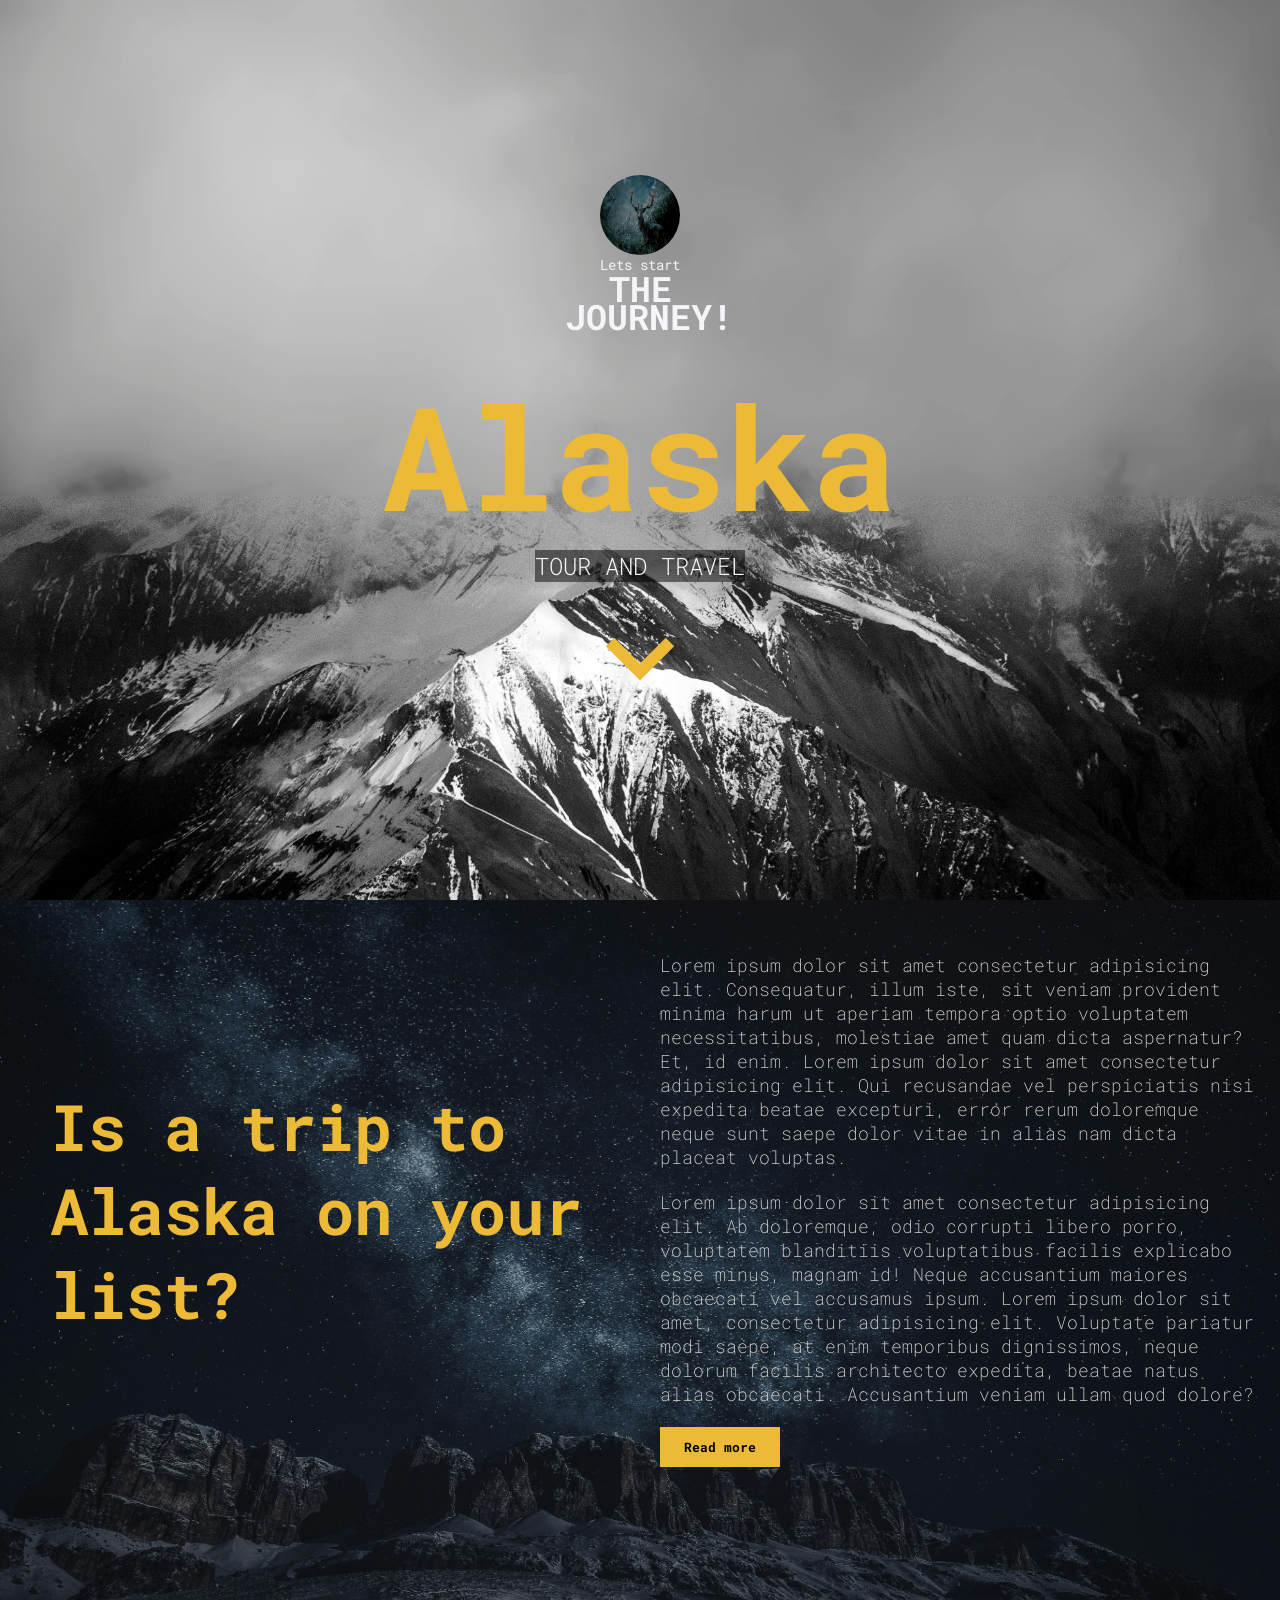
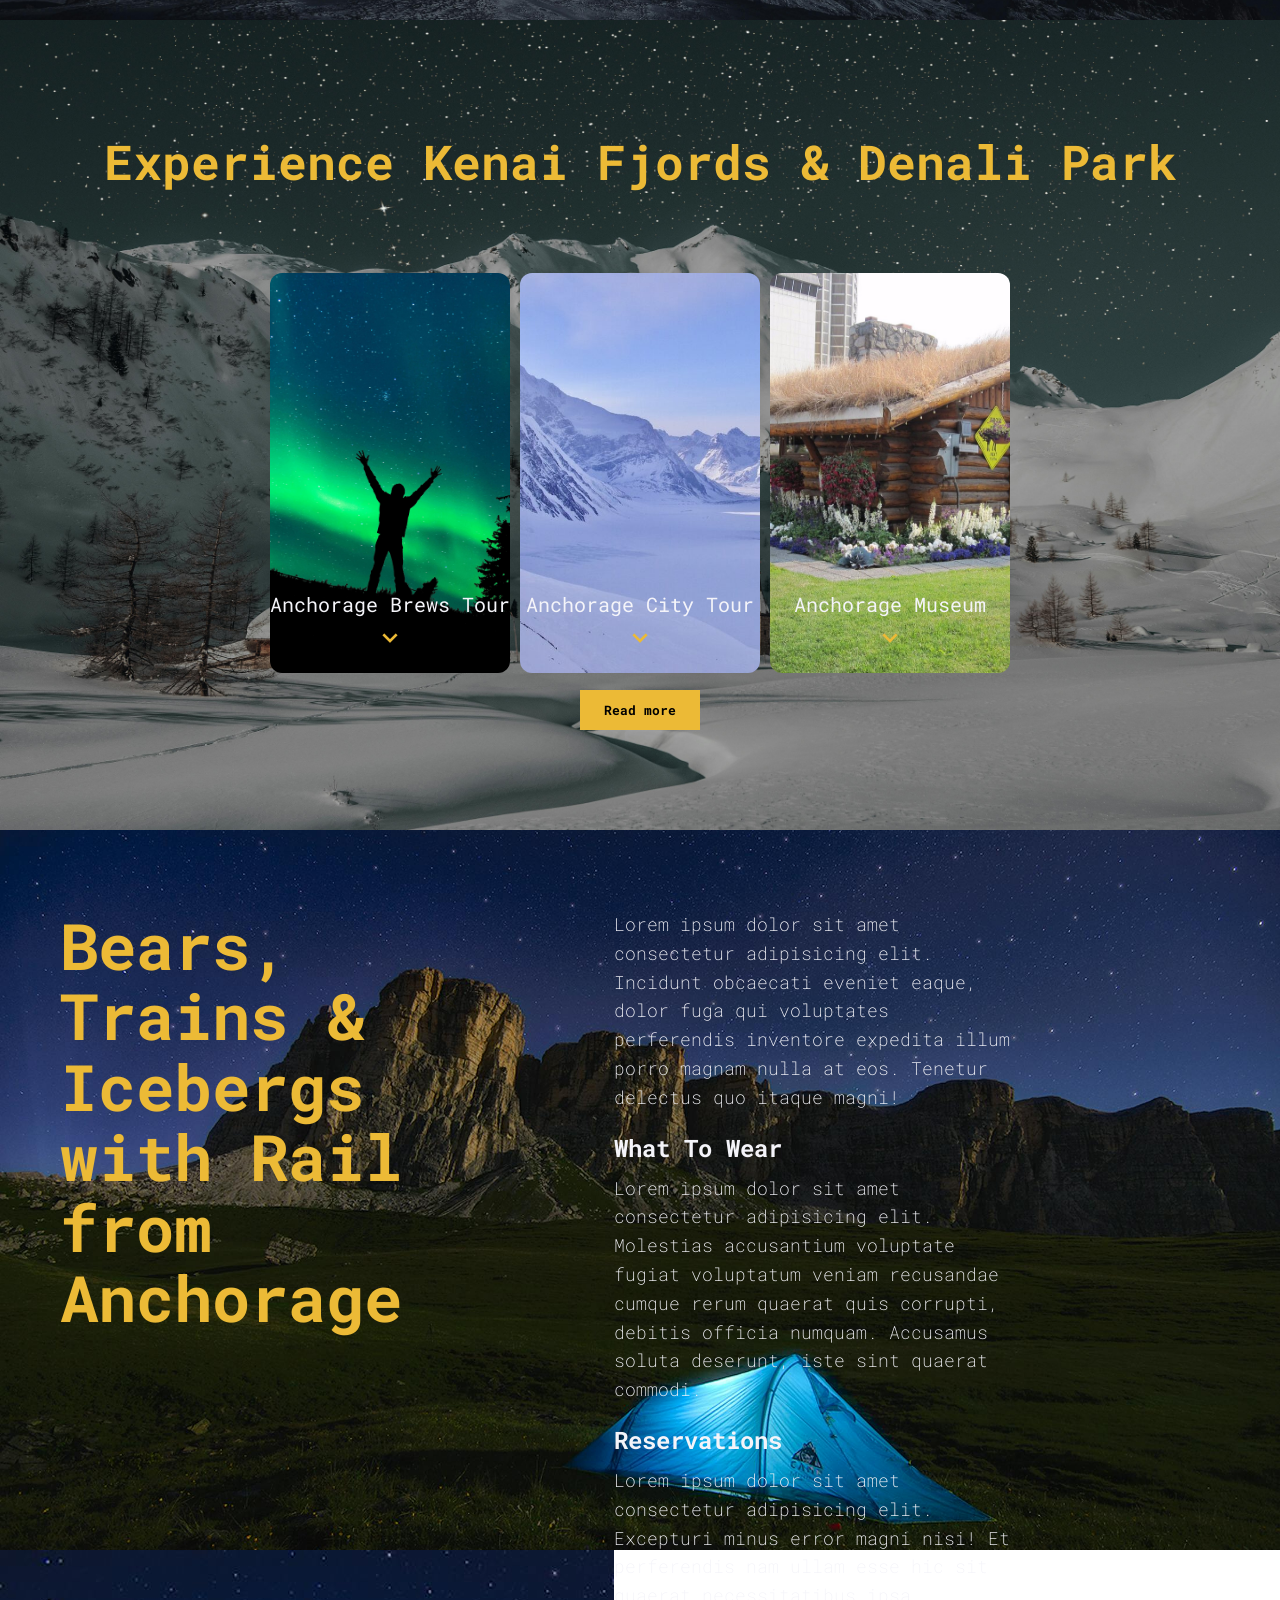
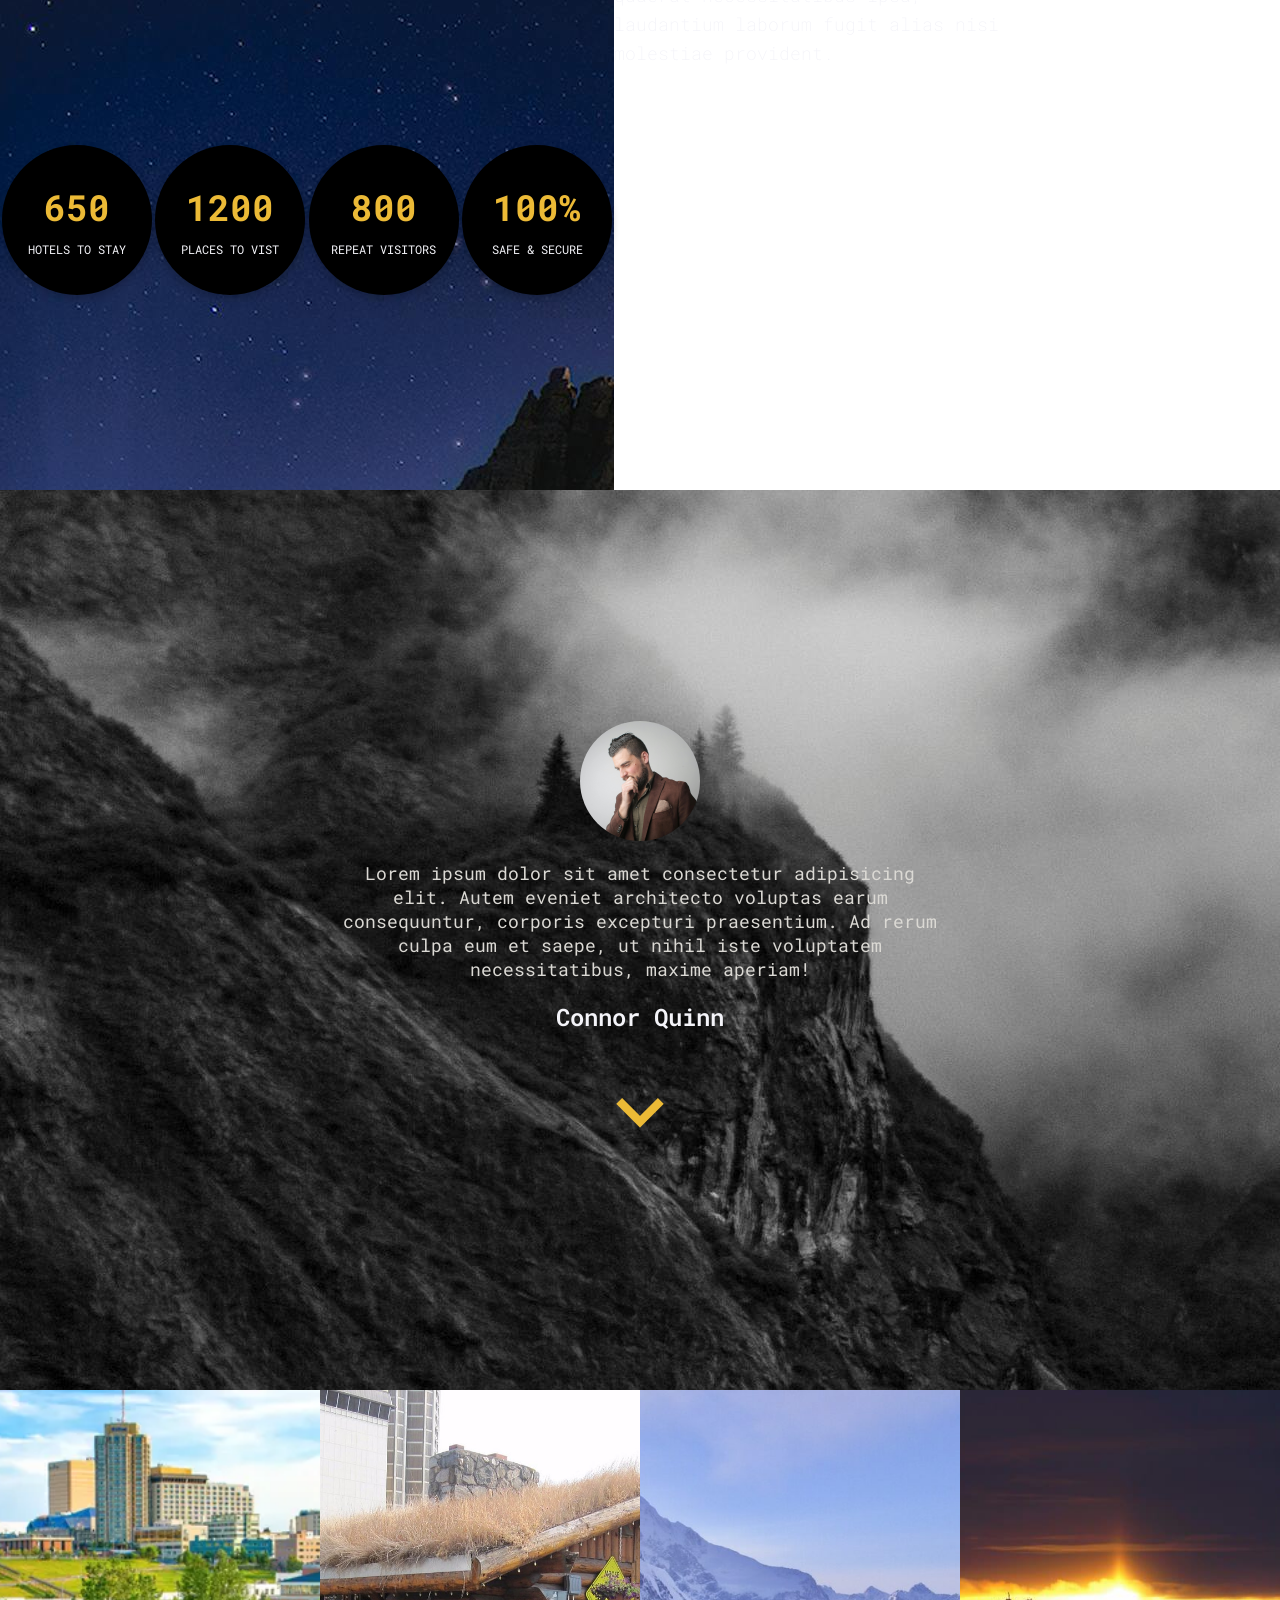
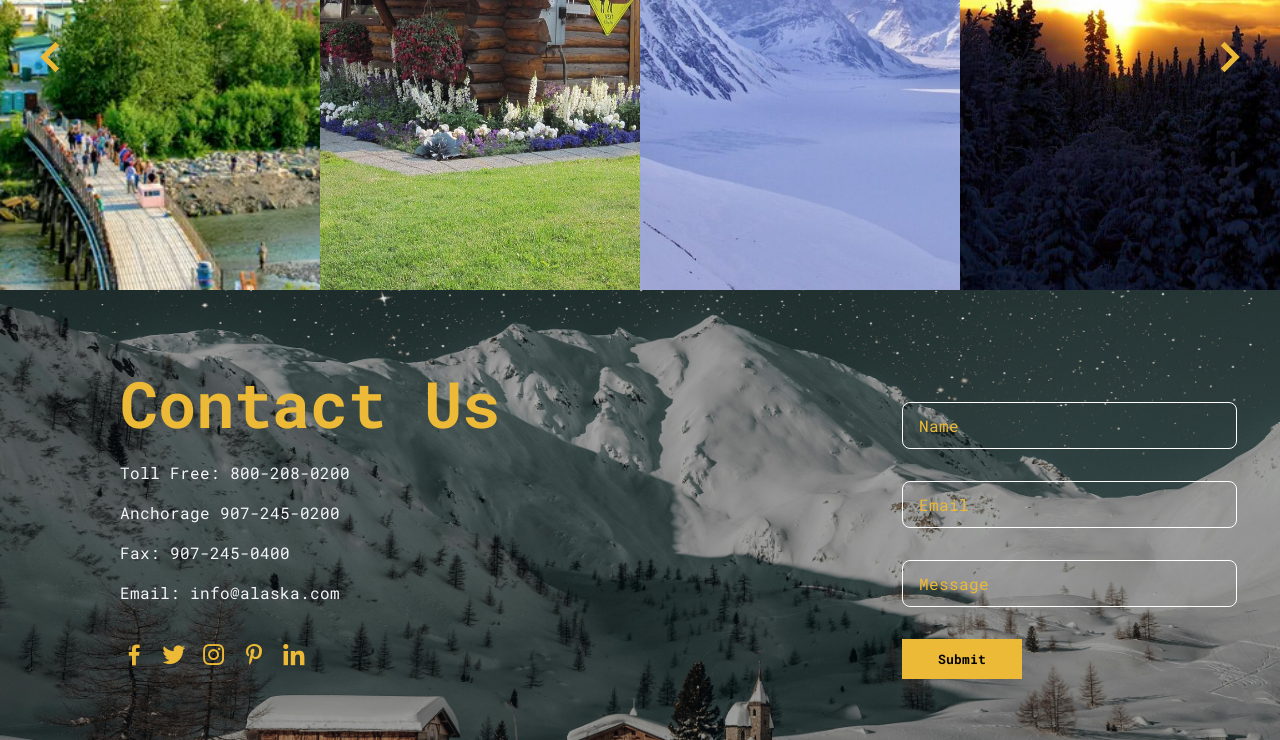
<file: index.html>
<!DOCTYPE html>
<html lang="en">
  <head>
    <meta charset="UTF-8" />
    <meta name="viewport" content="width=device-width, initial-scale=1.0" />
    <title>Trip Brochure</title>
    <!--import for boxicons-->
    <link
      href="https://unpkg.com/boxicons@2.1.4/css/boxicons.min.css"
      rel="stylesheet"
    />

    <!--link your custom css file-->
    <link rel="stylesheet" href="css/Alaska.css" />
  </head>
  <body>
    <header class="Tour-and-travel">
      <!-- Img of deer -->
      <img
        src="assets/img/pexels-dylan-leagh-86004871-8954101.jpg"
        alt="Deer logo"
      />
      <p>Lets start</p>
      <h2>THE JOURNEY!</h2>
      <!-- Img of a divider -->
      <h1>Alaska</h1>
      <h4>TOUR AND TRAVEL</h4>
      <!-- Boxicon of chevron down -->
      <i class="bx bx-chevron-down"></i>
    </header>
    <!-- End of header section -->

    <!-- Begin Main section -->
    <main>
      <!-- Begin HERO section -->
      <div class="Hero">
        <h1>Is a trip to Alaska on your list?</h1>
        <div class="H-p">
          <p>
            Lorem ipsum dolor sit amet consectetur adipisicing elit.
            Consequatur, illum iste, sit veniam provident minima harum ut
            aperiam tempora optio voluptatem necessitatibus, molestiae amet quam
            dicta aspernatur? Et, id enim. Lorem ipsum dolor sit amet
            consectetur adipisicing elit. Qui recusandae vel perspiciatis nisi
            expedita beatae excepturi, error rerum doloremque neque sunt saepe
            dolor vitae in alias nam dicta placeat voluptas.
          </p>
          <br />
          <p>
            Lorem ipsum dolor sit amet consectetur adipisicing elit. Ab
            doloremque, odio corrupti libero porro, voluptatem blanditiis
            voluptatibus facilis explicabo esse minus, magnam id! Neque
            accusantium maiores obcaecati vel accusamus ipsum. Lorem ipsum dolor
            sit amet, consectetur adipisicing elit. Voluptate pariatur modi
            saepe, at enim temporibus dignissimos, neque dolorum facilis
            architecto expedita, beatae natus alias obcaecati. Accusantium
            veniam ullam quod dolore?
          </p>
          <br />
          <!-- Call to action -->
          <button class="rm-btn">Read more</button>
        </div>
      </div>
      <!-- End of HERO section -->

      <!-- Begin  option section-->
      <div class="Pic-option">
        <div class="Pic-top">
          <h1>Experience Kenai Fjords & Denali Park</h1>

          <!-- First picture -->
          <div class="item">
            <!-- Image here -->
            <div class="img-container">
              <img
                src="assets/img/pexels-gerhard-lipold-274371-6043062.jpg"
                alt="Northern Lights"
              />
              <div class="Overlay-content">
                <p>Anchorage Brews Tour</p>
                <!-- Box icon Chevron down -->
                <i class="bx bx-chevron-down"></i>
              </div>
            </div>
          </div>

          <!-- Second picture -->
          <div class="item">
            <!-- Image here -->
            <div class="img-container">
              <img src="assets/img/Mountains.png" alt="Northern Lights" />
              <div class="Overlay-content">
                <p>Anchorage City Tour</p>
                <!-- Box icon Chevron down -->
                <i class="bx bx-chevron-down"></i>
              </div>
            </div>
          </div>

          <!-- Third picture -->
          <div class="item">
            <!-- Image here -->
            <div class="img-container">
              <img
                src="assets/img/AnchorageMusuem.png"
                alt="Glacier Adventure"
              />
              <div class="Overlay-content">
                <p>Anchorage Museum</p>
                <!-- Box icon Chevron down -->
                <i class="bx bx-chevron-down"></i>
              </div>
            </div>
          </div>
        </div>

        <!-- Call to action -->
        <div class="Pic-btn">
          <button class="rm-btn">Read more</button>
        </div>
      </div>
      <!-- End option section -->

      <!-- Begin info section -->
      <div class="Info">
        <h1>Bears, Trains & Icebergs with Rail from Anchorage</h1>
        <div class="Info-p">
          <p>
            Lorem ipsum dolor sit amet consectetur adipisicing elit. Incidunt
            obcaecati eveniet eaque, dolor fuga qui voluptates perferendis
            inventore expedita illum porro magnam nulla at eos. Tenetur delectus
            quo itaque magni!
          </p>
          <h2>What To Wear</h2>
          <p>
            Lorem ipsum dolor sit amet consectetur adipisicing elit. Molestias
            accusantium voluptate fugiat voluptatum veniam recusandae cumque
            rerum quaerat quis corrupti, debitis officia numquam. Accusamus
            soluta deserunt, iste sint quaerat commodi.
          </p>
          <h2>Reservations</h2>
          <p>
            Lorem ipsum dolor sit amet consectetur adipisicing elit. Excepturi
            minus error magni nisi! Et perferendis nam ullam esse hic sit
            quaerat necessitatibus ipsa, laudantium laborum fugit alias nisi
            molestiae provident.
          </p>
        </div>
      </div>
      <!-- End of info section -->

      <!-- Begin Stats section -->
      <div class="Stats">
        <!-- First stat item -->
        <div class="item">
          <h3>650</h3>
          <p>HOTELS TO STAY</p>
        </div>

        <!-- Second stat item -->
        <div class="item">
          <h3>1200</h3>
          <p>PLACES TO VIST</p>
        </div>

        <!-- Third stat item -->
        <div class="item">
          <h3>800</h3>
          <p>REPEAT VISITORS</p>
        </div>

        <!-- Fourth stat item -->
        <div class="item">
          <h3>100%</h3>
          <p>SAFE & SECURE</p>
        </div>
      </div>
      <!-- End of States section -->

      <!-- Begin Connor Quinn section-->
      <div class="CQ">
        <!-- Img of Connor -->
        <img src="assets/img/pexels-olly-3785078.jpg" alt="Connor Quinn" />
        <p>
          Lorem ipsum dolor sit amet consectetur adipisicing elit. Autem eveniet
          architecto voluptas earum consequuntur, corporis excepturi
          praesentium. Ad rerum culpa eum et saepe, ut nihil iste voluptatem
          necessitatibus, maxime aperiam!
        </p>
        <h4>Connor Quinn</h4>
        <!-- Box Icon Chevron down -->
        <i class="bx bx-chevron-down"></i>
      </div>
      <!-- End of Connor Quinn -->

      <!-- Begin Pic Slideshow section -->
      <div class="Pic-slideshow">
        <!-- Box Chevron left -->
        <i class="bx bx-chevron-left"></i>
        <!-- Images -->
        <div class="carousel-track">
          <img src="assets/img/AnchorageCity.png" />
          <img src="assets/img/AnchorageMusuem.png" />
          <img src="assets/img/Mountains.png" />
          <img src="assets/img/Sun.png" />
        </div>
        <!-- Box Chevron right -->
        <i class="bx bx-chevron-right"></i>
      </div>
      <!-- End pic Slideshow section -->

      <!-- Begin Contact us section -->
      <div class="Contact">
        <!-- Left side of page -->
        <div class="Contact-info">
          <h1>Contact Us</h1>
          <p>Toll Free: 800-208-0200</p>
          <p>Anchorage 907-245-0200</p>
          <p>Fax: 907-245-0400</p>
          <p>Email: info@alaska.com</p>
          <!-- Horizontal Icons -->
          <div class="Contact-icons">
            <i class="bx bxl-facebook"></i>
            <i class="bx bxl-twitter"></i>
            <i class="bx bxl-instagram"></i>
            <i class="bx bxl-pinterest-alt"></i>
            <i class="bx bxl-linkedin"></i>
          </div>
        </div>
        <!-- Right side of page -->
        <div class="Contact-form">
          <input type="text" name="Name" placeholder="Name" />
          <input type="text" name="Email" placeholder="Email" />
          <input type="text" name="Message" placeholder="Message" />

          <button class="Submit-btn">Submit</button>
        </div>
      </div>
    </main>
  </body>
</html>
</file>
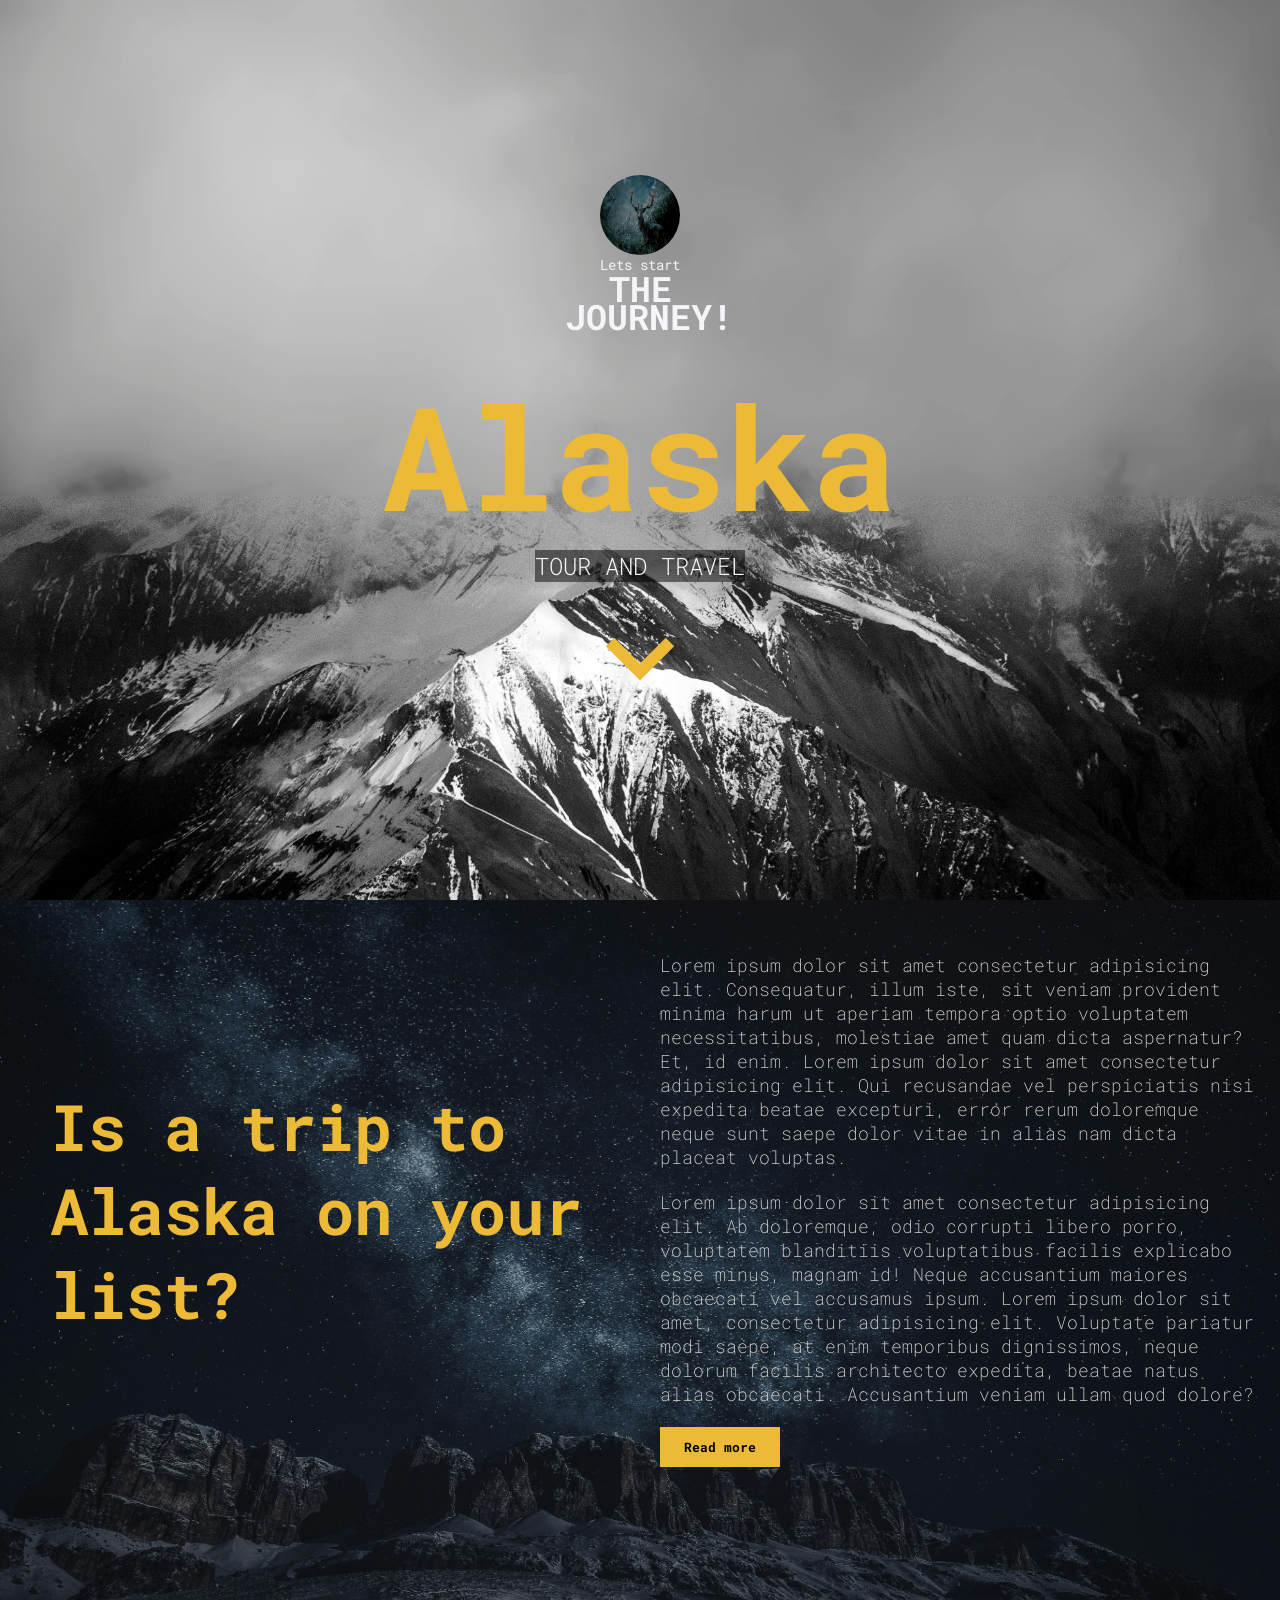
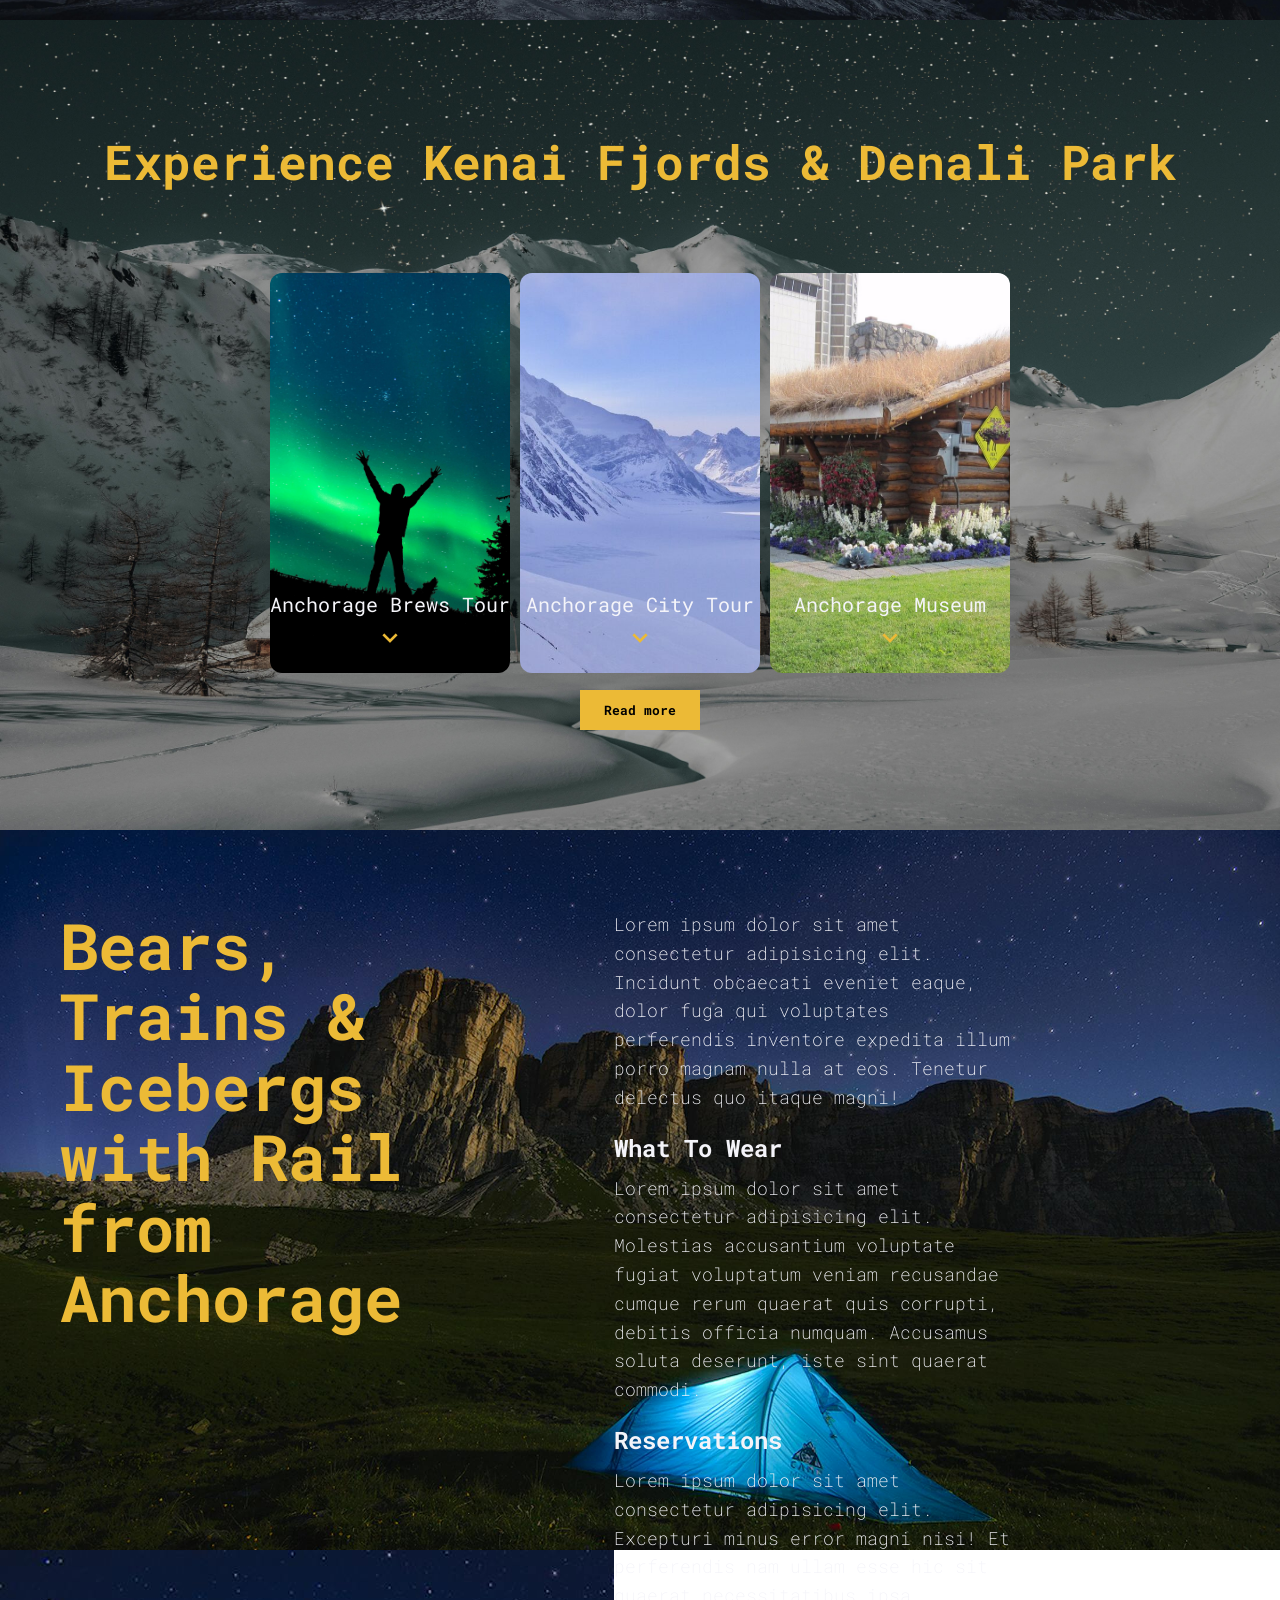
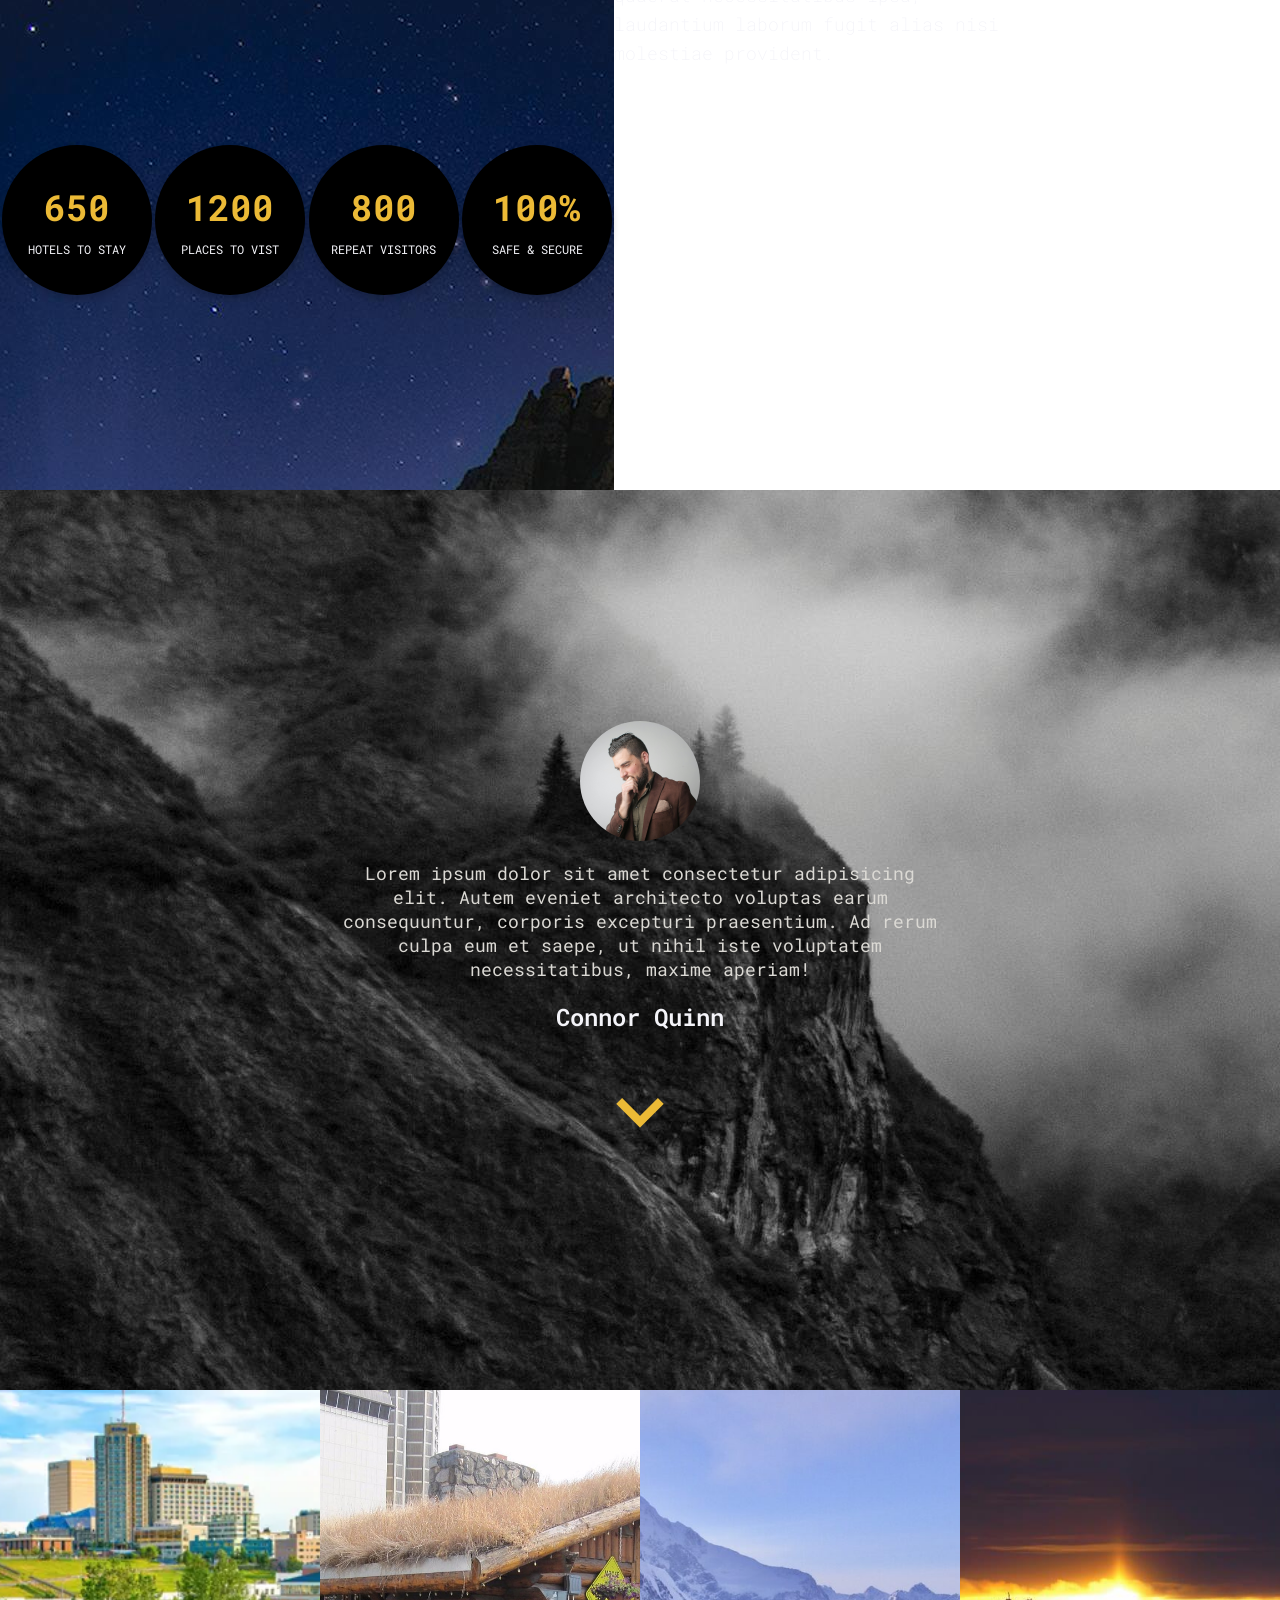
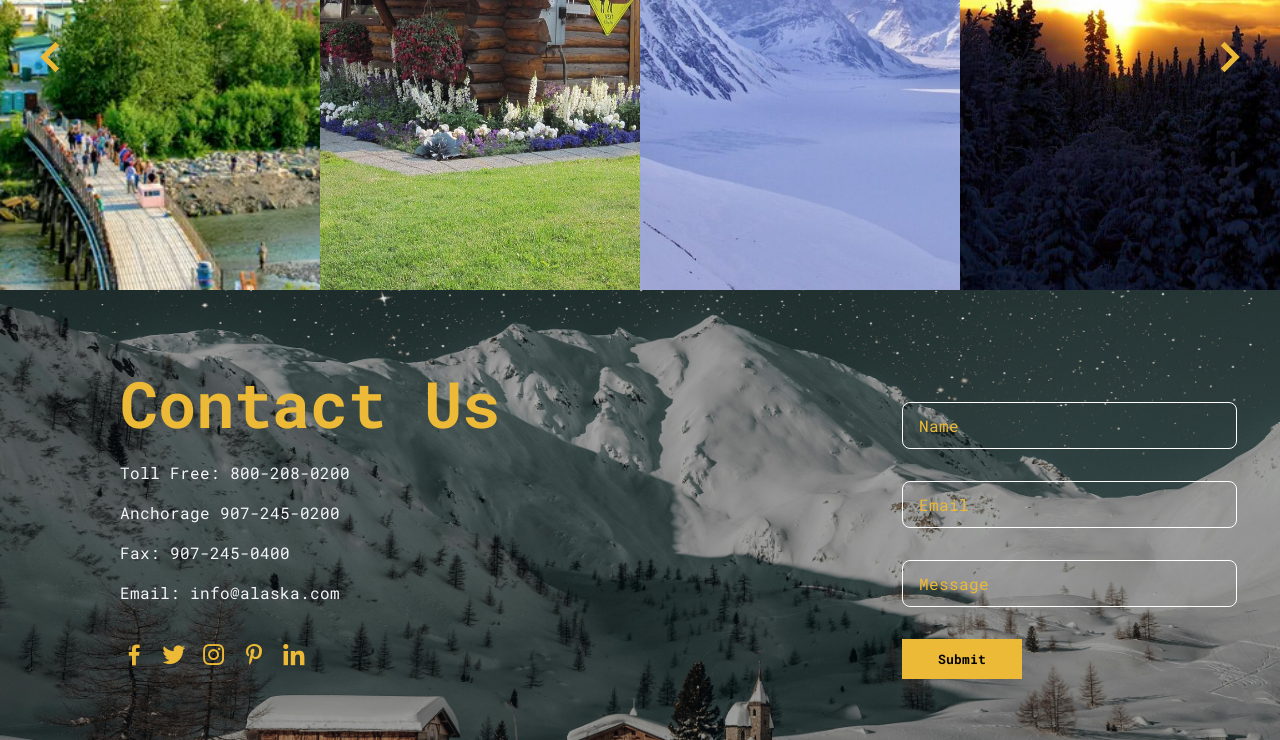
<file: html/index.html>
<!DOCTYPE html>
<html lang="en">
  <head>
    <meta charset="UTF-8" />
    <meta name="viewport" content="width=device-width, initial-scale=1.0" />
    <title>Trip Brochure</title>
    <!--import for boxicons-->
    <link
      href="https://unpkg.com/boxicons@2.1.4/css/boxicons.min.css"
      rel="stylesheet"
    />

    <!--link your custom css file-->
    <link rel="stylesheet" href="../css/Alaska.css" />
  </head>
  <body>
    <header class="Tour-and-travel">
      <!-- Img of deer -->
      <img
        src="../assets/img/pexels-dylan-leagh-86004871-8954101.jpg"
        alt="Deer logo"
      />
      <p>Lets start</p>
      <h2>THE JOURNEY!</h2>
      <!-- Img of a divider -->
      <h1>Alaska</h1>
      <h4>TOUR AND TRAVEL</h4>
      <!-- Boxicon of chevron down -->
      <i class="bx bx-chevron-down"></i>
    </header>
    <!-- End of header section -->

    <!-- Begin Main section -->
    <main>
      <!-- Begin HERO section -->
      <div class="Hero">
        <h1>Is a trip to Alaska on your list?</h1>
        <div class="H-p">
          <p>
            Lorem ipsum dolor sit amet consectetur adipisicing elit.
            Consequatur, illum iste, sit veniam provident minima harum ut
            aperiam tempora optio voluptatem necessitatibus, molestiae amet quam
            dicta aspernatur? Et, id enim. Lorem ipsum dolor sit amet
            consectetur adipisicing elit. Qui recusandae vel perspiciatis nisi
            expedita beatae excepturi, error rerum doloremque neque sunt saepe
            dolor vitae in alias nam dicta placeat voluptas.
          </p>
          <br />
          <p>
            Lorem ipsum dolor sit amet consectetur adipisicing elit. Ab
            doloremque, odio corrupti libero porro, voluptatem blanditiis
            voluptatibus facilis explicabo esse minus, magnam id! Neque
            accusantium maiores obcaecati vel accusamus ipsum. Lorem ipsum dolor
            sit amet, consectetur adipisicing elit. Voluptate pariatur modi
            saepe, at enim temporibus dignissimos, neque dolorum facilis
            architecto expedita, beatae natus alias obcaecati. Accusantium
            veniam ullam quod dolore?
          </p>
          <br />
          <!-- Call to action -->
          <button class="rm-btn">Read more</button>
        </div>
      </div>
      <!-- End of HERO section -->

      <!-- Begin  option section-->
      <div class="Pic-option">
        <div class="Pic-top">
          <h1>Experience Kenai Fjords & Denali Park</h1>

          <!-- First picture -->
          <div class="item">
            <!-- Image here -->
            <div class="img-container">
              <img
                src="../assets/img/pexels-gerhard-lipold-274371-6043062.jpg"
                alt="Northern Lights"
              />
              <div class="Overlay-content">
                <p>Anchorage Brews Tour</p>
                <!-- Box icon Chevron down -->
                <i class="bx bx-chevron-down"></i>
              </div>
            </div>
          </div>

          <!-- Second picture -->
          <div class="item">
            <!-- Image here -->
            <div class="img-container">
              <img src="../assets/img/Mountains.png" alt="Northern Lights" />
              <div class="Overlay-content">
                <p>Anchorage City Tour</p>
                <!-- Box icon Chevron down -->
                <i class="bx bx-chevron-down"></i>
              </div>
            </div>
          </div>

          <!-- Third picture -->
          <div class="item">
            <!-- Image here -->
            <div class="img-container">
              <img
                src="../assets/img/AnchorageMusuem.png"
                alt="Glacier Adventure"
              />
              <div class="Overlay-content">
                <p>Anchorage Museum</p>
                <!-- Box icon Chevron down -->
                <i class="bx bx-chevron-down"></i>
              </div>
            </div>
          </div>
        </div>

        <!-- Call to action -->
        <div class="Pic-btn">
          <button class="rm-btn">Read more</button>
        </div>
      </div>
      <!-- End option section -->

      <!-- Begin info section -->
      <div class="Info">
        <h1>Bears, Trains & Icebergs with Rail from Anchorage</h1>
        <div class="Info-p">
          <p>
            Lorem ipsum dolor sit amet consectetur adipisicing elit. Incidunt
            obcaecati eveniet eaque, dolor fuga qui voluptates perferendis
            inventore expedita illum porro magnam nulla at eos. Tenetur delectus
            quo itaque magni!
          </p>
          <h2>What To Wear</h2>
          <p>
            Lorem ipsum dolor sit amet consectetur adipisicing elit. Molestias
            accusantium voluptate fugiat voluptatum veniam recusandae cumque
            rerum quaerat quis corrupti, debitis officia numquam. Accusamus
            soluta deserunt, iste sint quaerat commodi.
          </p>
          <h2>Reservations</h2>
          <p>
            Lorem ipsum dolor sit amet consectetur adipisicing elit. Excepturi
            minus error magni nisi! Et perferendis nam ullam esse hic sit
            quaerat necessitatibus ipsa, laudantium laborum fugit alias nisi
            molestiae provident.
          </p>
        </div>
      </div>
      <!-- End of info section -->

      <!-- Begin Stats section -->
      <div class="Stats">
        <!-- First stat item -->
        <div class="item">
          <h3>650</h3>
          <p>HOTELS TO STAY</p>
        </div>

        <!-- Second stat item -->
        <div class="item">
          <h3>1200</h3>
          <p>PLACES TO VIST</p>
        </div>

        <!-- Third stat item -->
        <div class="item">
          <h3>800</h3>
          <p>REPEAT VISITORS</p>
        </div>

        <!-- Fourth stat item -->
        <div class="item">
          <h3>100%</h3>
          <p>SAFE & SECURE</p>
        </div>
      </div>
      <!-- End of States section -->

      <!-- Begin Connor Quinn section-->
      <div class="CQ">
        <!-- Img of Connor -->
        <img src="../assets/img/pexels-olly-3785078.jpg" alt="Connor Quinn" />
        <p>
          Lorem ipsum dolor sit amet consectetur adipisicing elit. Autem eveniet
          architecto voluptas earum consequuntur, corporis excepturi
          praesentium. Ad rerum culpa eum et saepe, ut nihil iste voluptatem
          necessitatibus, maxime aperiam!
        </p>
        <h4>Connor Quinn</h4>
        <!-- Box Icon Chevron down -->
        <i class="bx bx-chevron-down"></i>
      </div>
      <!-- End of Connor Quinn -->

      <!-- Begin Pic Slideshow section -->
      <div class="Pic-slideshow">
        <!-- Box Chevron left -->
        <i class="bx bx-chevron-left"></i>
        <!-- Images -->
        <div class="carousel-track">
          <img src="../assets/img/AnchorageCity.png" />
          <img src="../assets/img/AnchorageMusuem.png" />
          <img src="../assets/img/Mountains.png" />
          <img src="../assets/img/Sun.png" />
        </div>
        <!-- Box Chevron right -->
        <i class="bx bx-chevron-right"></i>
      </div>
      <!-- End pic Slideshow section -->

      <!-- Begin Contact us section -->
      <div class="Contact">
        <!-- Left side of page -->
        <div class="Contact-info">
          <h1>Contact Us</h1>
          <p>Toll Free: 800-208-0200</p>
          <p>Anchorage 907-245-0200</p>
          <p>Fax: 907-245-0400</p>
          <p>Email: info@alaska.com</p>
          <!-- Horizontal Icons -->
          <div class="Contact-icons">
            <i class="bx bxl-facebook"></i>
            <i class="bx bxl-twitter"></i>
            <i class="bx bxl-instagram"></i>
            <i class="bx bxl-pinterest-alt"></i>
            <i class="bx bxl-linkedin"></i>
          </div>
        </div>
        <!-- Right side of page -->
        <div class="Contact-form">
          <input type="text" name="Name" placeholder="Name" />
          <input type="text" name="Email" placeholder="Email" />
          <input type="text" name="Message" placeholder="Message" />

          <button class="Submit-btn">Submit</button>
        </div>
      </div>
    </main>
  </body>
</html>
</file>
<file: css/Alaska.css>
/* Import google api Font family */
@import url("https://fonts.googleapis.com/css2?family=Roboto+Mono:ital,wght@0,100..700;1,100..700&display=swap");

/* Main CSS*/
* {
  margin: 0;
  padding: 0;
  box-sizing: border-box;
  font-family: "Roboto Mono", monospace, sans-serif;
  /* Set variables for colors */
  --font-color-primary: #f4f4f9;
  --font-color-secondary: #ecba36;
  --font-color-paragraph: #dbd9d4;
  --hover-color: #de6b48;
}
/* Tour and Travel Page */
.Tour-and-travel {
  width: 100%;
  height: 100vh;
  background-image: url(../assets/img/pexels-frans-van-heerden-201846-688890.jpg);
  background-size: cover;
  background-position: center;
  display: flex;
  flex-direction: column;
  align-items: center;
  justify-content: center;
}

.Tour-and-travel p {
  font-size: 14px;
  color: var(--font-color-primary);
}

.Tour-and-travel h2 {
  font-size: 35px;
  color: var(--font-color-primary);
  font-weight: 700;
  width: 150px;
  text-align: center;
  line-height: 0.8;
}

.Tour-and-travel img {
  height: 80px;
  width: 80px;
  border-radius: 100px;
}

.Tour-and-travel h1 {
  font-size: 144px;
  margin-top: 30px;
  color: var(--font-color-secondary);
}

.Tour-and-travel h4 {
  font-size: 24px;
  font-weight: 400;
  color: var(--font-color-primary);
  font-weight: 300;
  background-color: rgba(0, 0, 0, 0.5);
}

.Tour-and-travel i {
  font-size: 144px;
  color: var(--font-color-secondary);
  cursor: pointer;
}

/* Hero Section */
.Hero {
  background-image: url(../assets/img/pexels-eberhardgross-2098428.jpg);
  width: 100%;
  height: 80vh;
  background-size: cover;
  background-position: center;
  display: flex;
  justify-content: space-around;
  align-items: center;
}

.Hero h1 {
  font-size: 64px;
  color: var(--font-color-secondary);
  padding: 30px;
  width: 600px;
  margin-bottom: 100px;
}
.Hero .H-p {
  display: flex;
  flex-direction: column;
  width: 600px;
  margin-bottom: 100px;
}
.Hero p {
  font-size: 18px;
  font-weight: 200;
  color: var(--font-color-paragraph);
  text-align: left;
  text-wrap: wrap;
}

.rm-btn {
  width: 120px;
  height: 40px;
  display: flex;
  flex-direction: row;
  align-items: center;
  justify-content: center;
  background-color: var(--font-color-secondary);
  font-weight: 700;
  border: 1px solid transparent;
  transition: background 0.3s ease;
}

.rm-btn:hover {
  background: var(--hover-color);
  border: 1px solid var(--font-color-paragraph);
}

/* Option Section */
.Pic-option {
  height: 90vh;
  background-image: url(../assets/img/pexels-eberhardgross-1417647.jpg);
  background-size: cover;
  background-position: center;
  background-repeat: no-repeat;
  padding: 80px 40px;
  color: var(--font-color-primary);
  position: relative;
  z-index: 1;
}

.Pic-top {
  height: 80%;
  display: flex;
  justify-content: center;
  flex-wrap: wrap;
  gap: 10px;
  margin-top: 30px;
  width: 100%;
  text-align: center;
}

.Pic-top .item {
  width: 20%;
  height: 80%;
  display: inline-block;
  margin-top: 30px;
}

.Pic-top h1 {
  width: 100%;
  text-align: center;
  font-size: 48px;
  margin-bottom: 40px;
  color: var(--font-color-secondary);
  align-items: stretch;
}

.Pic-btn {
  display: flex;
  justify-content: center;
  margin-top: 40px;
}

.item {
  width: 33%;
  display: flex;
  flex-direction: column;
  justify-content: flex-start;
}

.img-container {
  position: relative;
  width: 100%;
  height: 400px;
  border-radius: 12px;
  overflow: hidden;
}

.img-container img {
  width: 100%;
  height: 100%;
  object-fit: cover;
}

.Overlay-content {
  position: absolute;
  bottom: 20px;
  left: 0;
  right: 0;
  margin: 0 auto;
  width: max-content;
  display: flex;
  flex-direction: column;
  justify-content: center;
  align-items: center;
}

.Overlay-content p {
  font-size: 20px;
  font-weight: 400;
  margin: 0;
  color: var(--font-color-primary);
}

.Overlay-content i {
  font-size: 32px;
  color: var(--font-color-secondary);
  margin-top: 4px;
  cursor: pointer;
}

/* Info Section*/
.Info {
  height: 80vh;
  background-image: url(../assets/img/pexels-sagui-andrea-200115-618848.jpg);
  background-size: cover;
  background-position: center;
  padding: 80px 60px;
  color: var(--font-color-primary);
  position: relative;
}

.Info h1 {
  float: left;
  width: 30%;
  font-size: 64px;
  color: var(--font-color-secondary);
  line-height: 1.1;
  margin-right: 5%;
}

.Info-p {
  float: right;
  margin-right: 200px;
  width: 35%;
}

.Info-p h2 {
  font-size: 24px;
  color: var(--font-color-primary);
  margin-top: 20px;
  margin-bottom: 10px;
}

.Info-p p {
  font-size: 18px;
  font-weight: 200;
  line-height: 1.6;
  margin-bottom: 20px;
}

/* Stats section */
.Stats {
  height: 60vh;
  display: flex;
  justify-content: space-around;
  align-items: center;
  padding: 40px 0;
  color: var(--font-color-primary);
  background-image: url(../assets/img/pexels-sagui-andrea-200115-618848.jpg);
}

.Stats .item {
  width: 150px;
  height: 150px;
  background-color: black;
  color: var(--font-color-secondary);
  border-radius: 50%;
  display: flex;
  flex-direction: column;
  align-items: center;
  justify-content: center;
  text-align: center;
  box-shadow: 0 4px 8px rgba(0, 0, 0, 0.2);
}

.Stats .item h3 {
  font-size: 36px;
  font-weight: 700;
  margin: 0;
}

.Stats .item p {
  font-size: 12px;
  font-weight: 400;
  margin-top: 10px;
  color: var(--font-color-primary);
}

/* Connor Quinn Section*/
.CQ {
  display: flex;
  flex-direction: column;
  justify-content: center;
  align-items: center;
  text-align: center;
  height: 100vh;
  padding: 40px 20px;
  background-image: url(../assets/img/pexels-samuelsweet-5973046.jpg);
}

.CQ p {
  font-size: 18px;
  max-width: 600px;
  margin-bottom: 20px;
  color: var(--font-color-paragraph);
}

.CQ h4 {
  font-size: 24px;
  font-weight: 600;
  margin-bottom: 16px;
  color: var(--font-color-primary);
}

.CQ i {
  font-size: 100px;
  color: var(--font-color-secondary);
  margin-top: 10px;
  cursor: pointer;
}

.CQ img {
  height: 120px;
  width: 120px;
  border-radius: 100px;
  margin-bottom: 20px;
  object-fit: cover;
}

/*  Slideshow Section  */
.Pic-slideshow {
  position: relative;
  width: 100%;
  overflow: hidden;
}

.carousel-track {
  display: flex;
  width: 100%;
}

.carousel-track img {
  width: 25%;
  height: 500px;
  object-fit: cover;
  display: block;
}
.Pic-slideshow i.bx {
  position: absolute;
  top: 45%;
  font-size: 64px;
  color: var(--font-color-secondary);
  padding: 10px;
  cursor: pointer;
}

.Pic-slideshow .bx-chevron-left {
  left: 10px;
}
.Pic-slideshow .bx-chevron-right {
  right: 10px;
}

/*  Contact Section  */
.Contact {
  height: 50vh;
  background-image: url(../assets/img/pexels-eberhardgross-1417647.jpg);
  background-size: cover;
  background-position: center;
  display: flex;
  flex-direction: row;
  align-items: center;
  justify-content: space-between;
  padding: 60px 20px;
}

.Contact-info {
  margin-left: 100px;
  width: 45%;
  display: flex;
  flex-direction: column;
  justify-content: flex-start;
  gap: 16px;
}

.Contact-info h1 {
  font-size: 64px;
  color: var(--font-color-secondary);
}

.Contact-info p {
  font-size: 16px;
  line-height: 1.5;
  color: var(--font-color-primary);
}

.Contact-icons {
  display: flex;
  gap: 12px;
  margin-top: 20px;
}

.Contact-icons i {
  font-size: 28px;
  color: var(--font-color-secondary);
  cursor: pointer;
}

.Contact-form {
  margin-top: 50px;
  width: 45%;
  display: flex;
  flex-direction: column;
  gap: 16px;
}

.Contact-form label {
  font-size: 16px;
  color: var(--font-color-secondary);
  margin-bottom: 8px;
}

/*  Contact textbox*/
.Contact-form input,
.Contact-form textarea {
  width: 60%;
  padding: 12px 16px;
  margin-bottom: 16px;
  margin-left: 200px;
  border: 1px solid white;
  border-radius: 8px;
  font-size: 16px;
  background-color: transparent;
}

.Contact-form textarea {
  height: 120px;
}

.Contact input::placeholder {
  color: var(--font-color-secondary);
}

.Contact .Submit-btn {
  width: 120px;
  height: 40px;
  margin-left: 200px;
  display: flex;
  flex-direction: row;
  align-items: center;
  justify-content: center;
  background-color: var(--font-color-secondary);
  font-weight: 700;
  border: 1px solid transparent;
  transition: background 0.3s ease;
}

.Contact .Submit-btn:hover {
  background-color: var(--hover-color);
}
</file>
